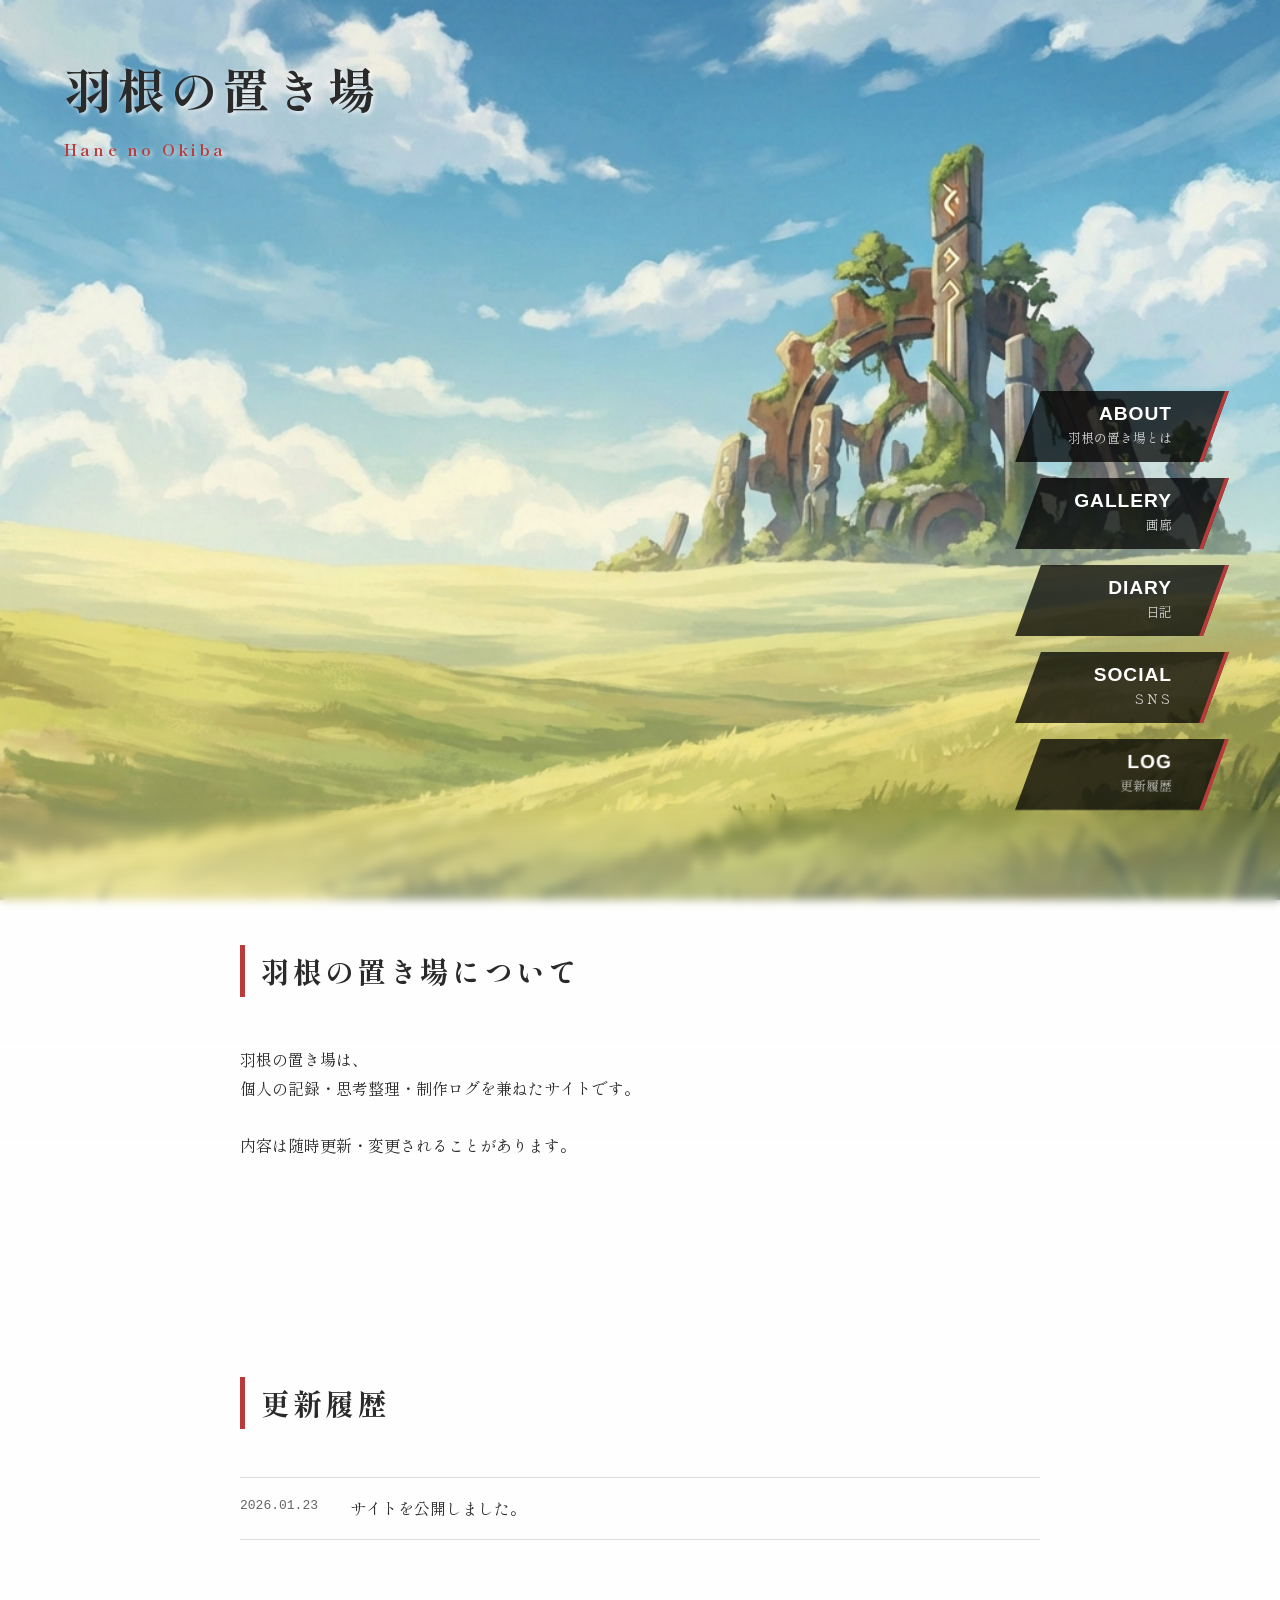
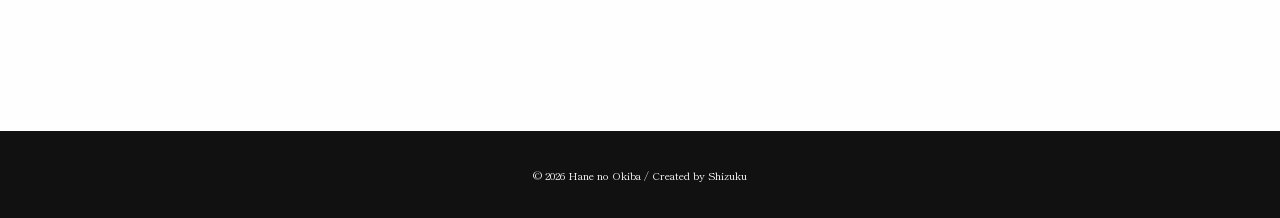
<file: index.html>
<!DOCTYPE html>
<html lang="ja">

<head>
    <meta charset="UTF-8">
    <meta name="viewport" content="width=device-width, initial-scale=1.0">
    <title>羽根の置き場 | Hane no Okiba</title>
    <meta name="description" content="羽根の置き場 - 趣味と考察の個人サイト">
    <link rel="stylesheet" href="css/style.css">
    <link rel="preconnect" href="https://fonts.googleapis.com">
    <link rel="preconnect" href="https://fonts.gstatic.com" crossorigin>
    <link href="https://fonts.googleapis.com/css2?family=Shippori+Mincho:wght@400;700&display=swap" rel="stylesheet">
</head>

<body>

    <div class="background-layer"></div>

    <header class="site-header">
        <h1 class="site-title">羽根の置き場</h1>
        <p class="site-subtitle">Hane no Okiba</p>
    </header>

    <main>
        <section id="hero" class="hero-section">
            <div class="hero-image-container">
                <img src="images/hero.png" alt="Hane no Okiba Hero Landscape" class="hero-image">
            </div>

            <nav class="slant-nav">
                <ul>
                    <li><a href="#about"><span class="nav-en">ABOUT</span><span class="nav-jp">羽根の置き場とは</span></a></li>
                    <li><a href="#gallery"><span class="nav-en">GALLERY</span><span class="nav-jp">画廊</span></a></li>
                    <li><a href="diary.html"><span class="nav-en">DIARY</span><span class="nav-jp">日記</span></a></li>
                    <li><a href="social.html"><span class="nav-en">SOCIAL</span><span class="nav-jp">ＳＮＳ</span></a></li>
                    <li><a href="#log"><span class="nav-en">LOG</span><span class="nav-jp">更新履歴</span></a></li>
                </ul>
            </nav>
        </section>

        <section id="about" class="content-section">
            <div class="container">
                <h2>羽根の置き場について</h2>
                <p>
                    羽根の置き場は、<br>
                    個人の記録・思考整理・制作ログを兼ねたサイトです。<br>
                    <br>
                    内容は随時更新・変更されることがあります。
                </p>
            </div>
        </section>



        <section id="log" class="content-section">
            <div class="container">
                <h2>更新履歴</h2>
                <ul class="log-list">
                    <li><span class="date">2026.01.23</span> <span class="text">サイトを公開しました。</span></li>
                </ul>
            </div>
        </section>
    </main>

    <footer class="site-footer">
        <small>&copy; 2026 Hane no Okiba / Created by Shizuku</small>
    </footer>

    <script src="js/main.js"></script>
</body>

</html>
</file>
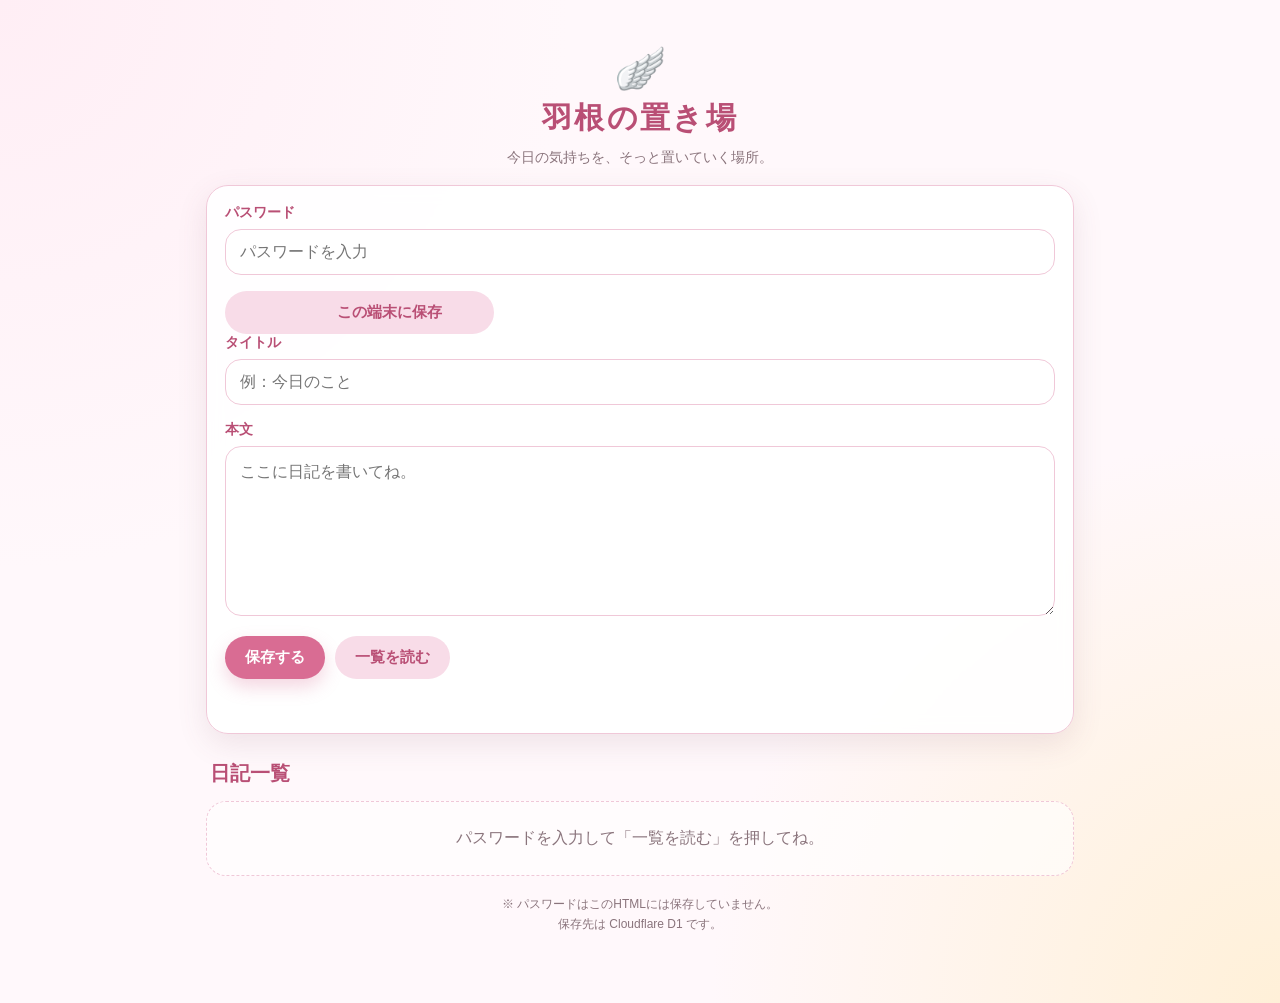
<file: diary.html>
<!DOCTYPE html>
<html lang="ja">
<head>
  <meta charset="UTF-8" />
  <meta name="viewport" content="width=device-width, initial-scale=1.0" />

  <title>羽根の置き場</title>

  <meta name="theme-color" content="#f8dce8" />
  <meta name="apple-mobile-web-app-capable" content="yes" />
  <meta name="apple-mobile-web-app-title" content="羽根の置き場" />
  <meta name="apple-mobile-web-app-status-bar-style" content="default" />

  <style>
    :root {
      --bg: #fff8fb;
      --card: #ffffff;
      --main: #d96c93;
      --main-dark: #b94f75;
      --soft: #f8dce8;
      --text: #4a3a40;
      --muted: #8a747c;
      --border: #f0c8d8;
      --shadow: rgba(120, 70, 90, 0.12);
    }

    * { box-sizing: border-box; }

    body {
      margin: 0;
      min-height: 100vh;
      font-family: -apple-system, BlinkMacSystemFont, "Hiragino Sans",
        "Hiragino Kaku Gothic ProN", "Yu Gothic", sans-serif;
      color: var(--text);
      background:
        radial-gradient(circle at top left, #ffeef5 0, transparent 35%),
        radial-gradient(circle at bottom right, #fff0d8 0, transparent 35%),
        var(--bg);
    }

    .page {
      width: min(900px, 100%);
      margin: 0 auto;
      padding: 24px 16px 56px;
    }

    header {
      text-align: center;
      padding: 24px 8px 18px;
    }

    .logo {
      font-size: 42px;
      line-height: 1;
      margin-bottom: 8px;
    }

    h1 {
      margin: 0;
      font-size: 30px;
      letter-spacing: 0.08em;
      color: var(--main-dark);
    }

    .subtitle {
      margin: 10px 0 0;
      color: var(--muted);
      font-size: 14px;
    }

    .card {
      background: rgba(255, 255, 255, 0.9);
      border: 1px solid var(--border);
      border-radius: 22px;
      box-shadow: 0 10px 30px var(--shadow);
      padding: 18px;
      backdrop-filter: blur(8px);
    }

    .form-card { margin-bottom: 22px; }

    label {
      display: block;
      margin: 0 0 7px;
      font-weight: 700;
      color: var(--main-dark);
      font-size: 14px;
    }

    input, textarea {
      width: 100%;
      border: 1px solid var(--border);
      border-radius: 16px;
      padding: 13px 14px;
      font-size: 16px;
      color: var(--text);
      background: #fff;
      outline: none;
    }

    input:focus, textarea:focus {
      border-color: var(--main);
      box-shadow: 0 0 0 4px rgba(217, 108, 147, 0.14);
    }

    textarea {
      min-height: 170px;
      resize: vertical;
      line-height: 1.7;
    }

    .field { margin-bottom: 16px; }

    .buttons {
      display: flex;
      gap: 10px;
      flex-wrap: wrap;
      align-items: center;
    }

    button {
      border: none;
      border-radius: 999px;
      padding: 12px 20px;
      font-size: 15px;
      font-weight: 700;
      cursor: pointer;
    }

    button:active { transform: scale(0.98); }

    .save-btn {
      background: var(--main);
      color: #fff;
      box-shadow: 0 8px 18px rgba(217, 108, 147, 0.28);
    }

    .reload-btn {
      background: var(--soft);
      color: var(--main-dark);
    }

    button:disabled {
      opacity: 0.55;
      cursor: not-allowed;
    }

    .status {
      min-height: 24px;
      margin-top: 12px;
      color: var(--muted);
      font-size: 14px;
    }

    .status.ok { color: #3f8a5a; }
    .status.error { color: #c04444; }

    .section-title {
      display: flex;
      align-items: center;
      justify-content: space-between;
      gap: 12px;
      margin: 26px 4px 14px;
    }

    .section-title h2 {
      margin: 0;
      color: var(--main-dark);
      font-size: 20px;
    }

    .count {
      color: var(--muted);
      font-size: 13px;
    }

    .entries {
      display: grid;
      gap: 14px;
    }

    .entry {
      background: rgba(255, 255, 255, 0.92);
      border: 1px solid var(--border);
      border-radius: 20px;
      padding: 16px;
      box-shadow: 0 8px 22px var(--shadow);
    }

    .entry-title {
      margin: 0 0 8px;
      font-size: 18px;
      color: var(--main-dark);
      line-height: 1.45;
      word-break: break-word;
    }

    .entry-date {
      color: var(--muted);
      font-size: 12px;
      margin-bottom: 12px;
    }

    .entry-body {
      margin: 0;
      white-space: pre-wrap;
      line-height: 1.8;
      word-break: break-word;
      font-size: 15px;
    }

    .empty {
      text-align: center;
      color: var(--muted);
      padding: 26px 10px;
      border: 1px dashed var(--border);
      border-radius: 20px;
      background: rgba(255, 255, 255, 0.6);
    }

    .small-note {
      margin-top: 18px;
      color: var(--muted);
      font-size: 12px;
      text-align: center;
      line-height: 1.7;
    }

    @media (max-width: 560px) {
      .page { padding: 18px 12px 44px; }
      h1 { font-size: 26px; }
      .card { padding: 15px; }
      button { width: 100%; }
      .buttons { gap: 8px; }
    }
  </style>
</head>

<body>
  <div class="page">
    <header>
      <div class="logo">🪽</div>
      <h1>羽根の置き場</h1>
      <p class="subtitle">今日の気持ちを、そっと置いていく場所。</p>
    </header>

    <main>
      <section class="card form-card">
        <div class="field">
          <label for="password">パスワード</label>
          <input
            id="password"
            name="password"
            type="password"
            placeholder="パスワードを入力"
            autocomplete="current-password"
          />
        </div>

        <button id="savePasswordBtn" class="reload-btn" type="button">
  　　　　この端末に保存
　　　　 </button>

        <div class="field">
          <label for="title">タイトル</label>
          <input
            id="title"
            type="text"
            maxlength="100"
            placeholder="例：今日のこと"
            autocomplete="off"
          />
        </div>

        <div class="field">
          <label for="body">本文</label>
          <textarea
            id="body"
            maxlength="5000"
            placeholder="ここに日記を書いてね。"
          ></textarea>
        </div>

        <div class="buttons">
          <button id="saveBtn" class="save-btn" type="button">保存する</button>
          <button id="reloadBtn" class="reload-btn" type="button">一覧を読む</button>
        </div>

        <div id="status" class="status"></div>
      </section>

      <div class="section-title">
        <h2>日記一覧</h2>
        <div id="count" class="count"></div>
      </div>

      <section id="entries" class="entries">
        <div class="empty">パスワードを入力して「一覧を読む」を押してね。</div>
      </section>

      <p class="small-note">
        ※ パスワードはこのHTMLには保存していません。<br />
        保存先は Cloudflare D1 です。
      </p>
    </main>
  </div>
<script>
  const API_BASE = "https://api.cetus.fun";

  const passwordInput = document.getElementById("password");
  const titleInput = document.getElementById("title");
  const bodyInput = document.getElementById("body");
  const saveBtn = document.getElementById("saveBtn");
  const reloadBtn = document.getElementById("reloadBtn");
  const savePasswordBtn = document.getElementById("savePasswordBtn");
  const statusEl = document.getElementById("status");
  const entriesEl = document.getElementById("entries");
  const countEl = document.getElementById("count");

  saveBtn.addEventListener("click", saveDiary);
  reloadBtn.addEventListener("click", loadDiary);
  
async function deleteDiary(id) {
  if (!checkPassword()) return;

  if (!confirm("この日記を削除しますか？")) {
    return;
  }

  showStatus("削除しています…", "");

  try {
    const response = await fetch(`${API_BASE}/api/diary`, {
      method: "DELETE",
      headers: {
        "Content-Type": "application/json",
        "X-App-Password": getPassword()
      },
      body: JSON.stringify({ id })
    });

    const data = await response.json();

    if (!response.ok) {
      throw new Error(data.error || "削除に失敗しました。");
    }

    showStatus("削除しました。", "ok");
    await loadDiary();
  } catch (error) {
    showStatus(`削除できませんでした：${error.message}`, "error");
  }
}
  document.addEventListener("DOMContentLoaded", () => {
    const savedPassword = localStorage.getItem("hane_password");

    if (savedPassword) {
      passwordInput.value = savedPassword;
      showStatus("保存済みパスワードを読み込みました。", "ok");
    }
  });

  savePasswordBtn.addEventListener("click", () => {
    const password = getPassword();

    if (!password) {
      showStatus("保存するパスワードを入力してね。", "error");
      passwordInput.focus();
      return;
    }

    localStorage.setItem("hane_password", password);
    showStatus("この端末にパスワードを保存しました。", "ok");
  });

  function getPassword() {
    return passwordInput.value.trim();
  }

  function checkPassword() {
    if (!getPassword()) {
      showStatus("パスワードを入力してね。", "error");
      passwordInput.focus();
      return false;
    }
    return true;
  }

  async function saveDiary() {
    if (!checkPassword()) return;

    const title = titleInput.value.trim();
    const body = bodyInput.value.trim();

    if (!title) {
      showStatus("タイトルを入力してね。", "error");
      titleInput.focus();
      return;
    }

    if (!body) {
      showStatus("本文を入力してね。", "error");
      bodyInput.focus();
      return;
    }

    saveBtn.disabled = true;
    reloadBtn.disabled = true;
    showStatus("保存しています…", "");

    try {
      const response = await fetch(`${API_BASE}/api/diary`, {
        method: "POST",
        headers: {
          "Content-Type": "application/json",
          "X-App-Password": getPassword()
        },
        body: JSON.stringify({ title, body })
      });

      const data = await response.json();

      if (!response.ok) {
        throw new Error(data.error || "保存に失敗しました。");
      }

      titleInput.value = "";
      bodyInput.value = "";

      showStatus("保存しました。", "ok");
      await loadDiary();
    } catch (error) {
      showStatus(`保存できませんでした：${error.message}`, "error");
    } finally {
      saveBtn.disabled = false;
      reloadBtn.disabled = false;
    }
  }

  async function loadDiary() {
    if (!checkPassword()) return;

    reloadBtn.disabled = true;
    showStatus("読み込んでいます…", "");

    try {
      const response = await fetch(`${API_BASE}/api/diary`, {
        headers: {
          "X-App-Password": getPassword()
        }
      });

      const data = await response.json();

      if (!response.ok) {
        throw new Error(data.error || "読み込みに失敗しました。");
      }

      renderEntries(data.entries || []);
      showStatus("読み込みました。", "ok");
    } catch (error) {
      entriesEl.innerHTML = "";
      const empty = document.createElement("div");
      empty.className = "empty";
      empty.textContent = `日記を読み込めませんでした：${error.message}`;
      entriesEl.appendChild(empty);
      countEl.textContent = "";
      showStatus(`読み込みできませんでした：${error.message}`, "error");
    } finally {
      reloadBtn.disabled = false;
    }
  }

  function renderEntries(entries) {
    entriesEl.innerHTML = "";
    countEl.textContent = `${entries.length}件`;

    if (entries.length === 0) {
      const empty = document.createElement("div");
      empty.className = "empty";
      empty.textContent = "まだ日記がありません。最初の一枚を書いてみよう。";
      entriesEl.appendChild(empty);
      return;
    }

    for (const entry of entries) {
      const article = document.createElement("article");
      article.className = "entry";

      const title = document.createElement("h3");
      title.className = "entry-title";
      title.textContent = entry.title;

      const date = document.createElement("div");
      date.className = "entry-date";
      date.textContent = formatDate(entry.created_at);

      const body = document.createElement("p");
      body.className = "entry-body";
      body.textContent = entry.body;

article.appendChild(title);
article.appendChild(date);
article.appendChild(body);

const deleteBtn = document.createElement("button");
deleteBtn.className = "reload-btn";
deleteBtn.type = "button";
deleteBtn.textContent = "削除";
deleteBtn.style.marginTop = "12px";
deleteBtn.addEventListener("click", () => deleteDiary(entry.id));

article.appendChild(deleteBtn);

entriesEl.appendChild(article);
    }
  }

  function formatDate(value) {
    if (!value) return "";

    const normalized = value.includes("T")
      ? value
      : value.replace(" ", "T") + "Z";

    const date = new Date(normalized);

    if (Number.isNaN(date.getTime())) {
      return value;
    }

    return new Intl.DateTimeFormat("ja-JP", {
      timeZone: "Asia/Tokyo",
      year: "numeric",
      month: "2-digit",
      day: "2-digit",
      hour: "2-digit",
      minute: "2-digit"
    }).format(date);
  }

  function showStatus(message, type) {
    statusEl.textContent = message;
    statusEl.className = "status";

    if (type) {
      statusEl.classList.add(type);
    }
  }
</script>
</body>
</html>
</file>
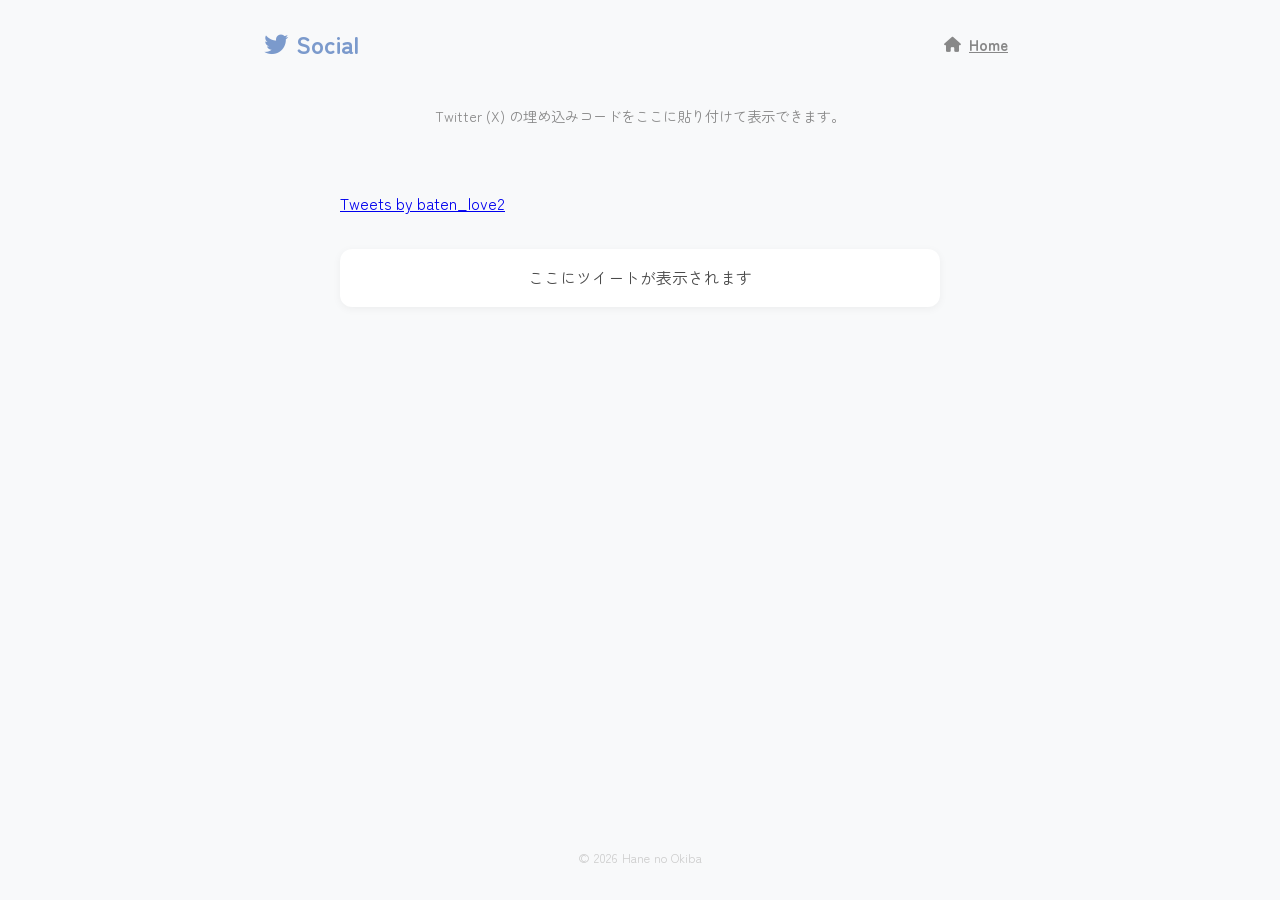
<file: social.html>
<!DOCTYPE html>
<html lang="ja">

<head>
    <meta charset="UTF-8">
    <meta name="viewport" content="width=device-width, initial-scale=1.0">
    <title>Social | Hane no Okiba</title>
    <!-- Google Fonts: Zen Maru Gothic -->
    <link rel="preconnect" href="https://fonts.googleapis.com">
    <link rel="preconnect" href="https://fonts.gstatic.com" crossorigin>
    <link href="https://fonts.googleapis.com/css2?family=Zen+Maru+Gothic:wght@400;500;700&display=swap"
        rel="stylesheet">

    <!-- FontAwesome -->
    <link rel="stylesheet" href="https://cdnjs.cloudflare.com/ajax/libs/font-awesome/6.4.0/css/all.min.css">

    <link rel="stylesheet" href="css/diary.css">
    <style>
        /* Specific styles for Social page */
        .social-container {
            max-width: 600px;
            margin: 0 auto;
            display: flex;
            flex-direction: column;
            gap: 2rem;
        }

        .social-item {
            background: white;
            padding: 1rem;
            border-radius: 12px;
            box-shadow: 0 2px 8px rgba(0, 0, 0, 0.05);
            display: flex;
            justify-content: center;
        }

        .social-note {
            text-align: center;
            color: #888;
            font-size: 0.9rem;
            margin-bottom: 2rem;
        }
    </style>
</head>

<body>
    <div class="app-container">
        <header class="main-header">
            <div class="logo">
                <i class="fa-brands fa-twitter"></i>
                <h1><a href="index.html" style="text-decoration:none; color:inherit;">Social</a></h1>
            </div>
            <a href="index.html" class="btn btn-text">
                <i class="fa-solid fa-house"></i> Home
            </a>
        </header>

        <main id="main-content">
            <div class="social-container">
                <p class="social-note">
                    Twitter (X) の埋め込みコードをここに貼り付けて表示できます。
                </p>

                <!-- Example Placeholder for Twitter Embed --><a class="twitter-timeline"
                    href="https://twitter.com/baten_love2?ref_src=twsrc%5Etfw">Tweets by baten_love2</a>
                <script async src="https://platform.twitter.com/widgets.js" charset="utf-8"></script>
                <!-- <div class="social-item">
                    (Paste Twitter Embed Code Here)
                </div> -->

                <div class="social-item">
                    <p>ここにツイートが表示されます</p>
                </div>
            </div>
        </main>

        <footer>
            <p>&copy; 2026 Hane no Okiba</p>
        </footer>
    </div>


</body>

</html>
</file>
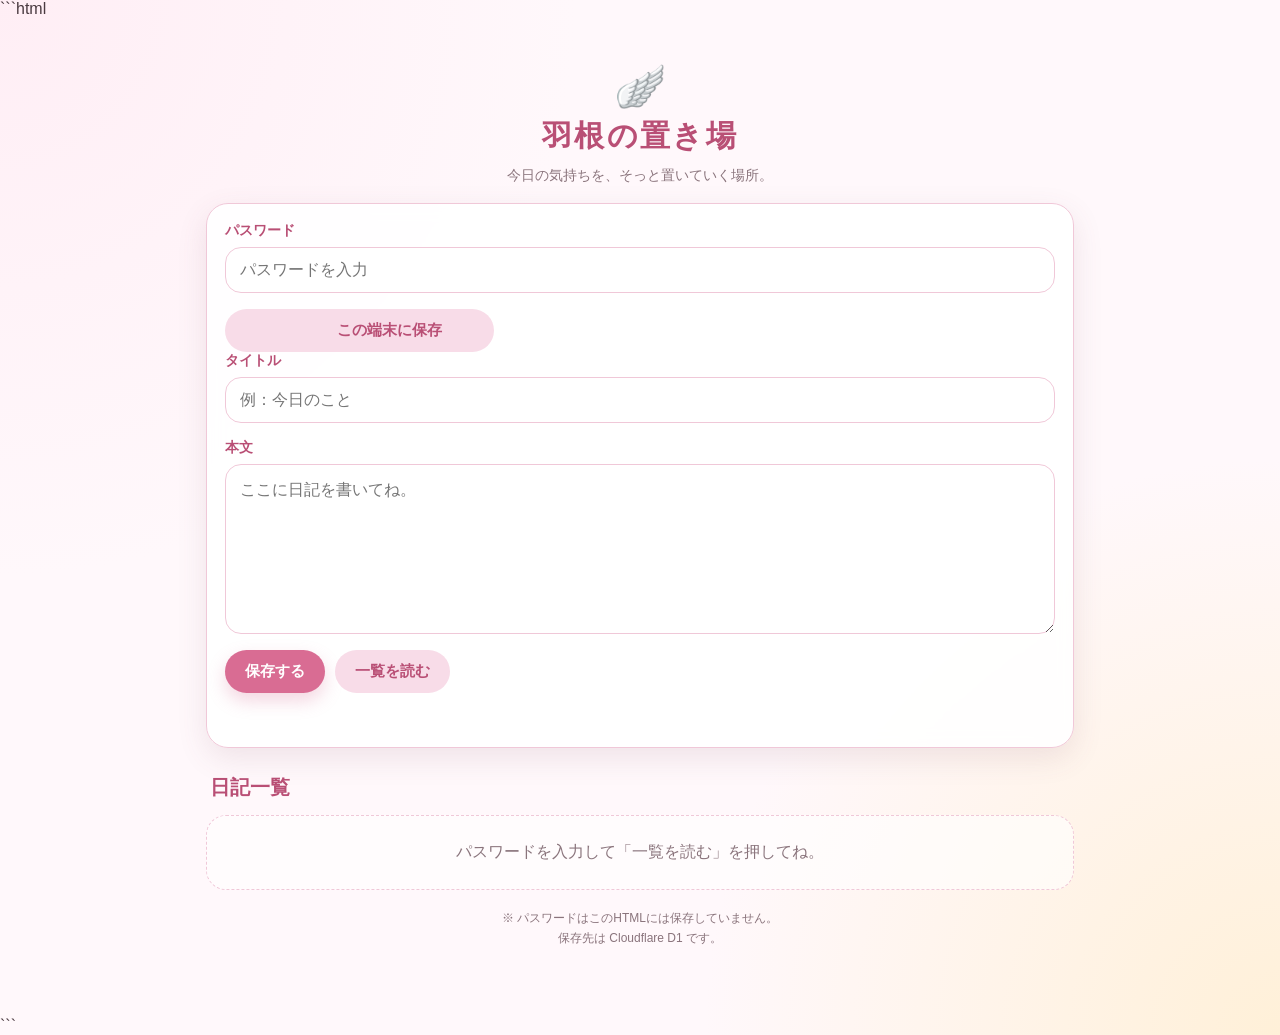
<file: hane/diary.html>
```html
<!DOCTYPE html>
<html lang="ja">
<head>
  <meta charset="UTF-8" />
  <meta name="viewport" content="width=device-width, initial-scale=1.0" />

  <title>羽根の置き場</title>

  <meta name="theme-color" content="#f8dce8" />
  <meta name="apple-mobile-web-app-capable" content="yes" />
  <meta name="apple-mobile-web-app-title" content="羽根の置き場" />
  <meta name="apple-mobile-web-app-status-bar-style" content="default" />

  <style>
    :root {
      --bg: #fff8fb;
      --card: #ffffff;
      --main: #d96c93;
      --main-dark: #b94f75;
      --soft: #f8dce8;
      --text: #4a3a40;
      --muted: #8a747c;
      --border: #f0c8d8;
      --shadow: rgba(120, 70, 90, 0.12);
    }

    * { box-sizing: border-box; }

    body {
      margin: 0;
      min-height: 100vh;
      font-family: -apple-system, BlinkMacSystemFont, "Hiragino Sans",
        "Hiragino Kaku Gothic ProN", "Yu Gothic", sans-serif;
      color: var(--text);
      background:
        radial-gradient(circle at top left, #ffeef5 0, transparent 35%),
        radial-gradient(circle at bottom right, #fff0d8 0, transparent 35%),
        var(--bg);
    }

    .page {
      width: min(900px, 100%);
      margin: 0 auto;
      padding: 24px 16px 56px;
    }

    header {
      text-align: center;
      padding: 24px 8px 18px;
    }

    .logo {
      font-size: 42px;
      line-height: 1;
      margin-bottom: 8px;
    }

    h1 {
      margin: 0;
      font-size: 30px;
      letter-spacing: 0.08em;
      color: var(--main-dark);
    }

    .subtitle {
      margin: 10px 0 0;
      color: var(--muted);
      font-size: 14px;
    }

    .card {
      background: rgba(255, 255, 255, 0.9);
      border: 1px solid var(--border);
      border-radius: 22px;
      box-shadow: 0 10px 30px var(--shadow);
      padding: 18px;
      backdrop-filter: blur(8px);
    }

    .form-card { margin-bottom: 22px; }

    label {
      display: block;
      margin: 0 0 7px;
      font-weight: 700;
      color: var(--main-dark);
      font-size: 14px;
    }

    input, textarea {
      width: 100%;
      border: 1px solid var(--border);
      border-radius: 16px;
      padding: 13px 14px;
      font-size: 16px;
      color: var(--text);
      background: #fff;
      outline: none;
    }

    input:focus, textarea:focus {
      border-color: var(--main);
      box-shadow: 0 0 0 4px rgba(217, 108, 147, 0.14);
    }

    textarea {
      min-height: 170px;
      resize: vertical;
      line-height: 1.7;
    }

    .field { margin-bottom: 16px; }

    .buttons {
      display: flex;
      gap: 10px;
      flex-wrap: wrap;
      align-items: center;
    }

    button {
      border: none;
      border-radius: 999px;
      padding: 12px 20px;
      font-size: 15px;
      font-weight: 700;
      cursor: pointer;
    }

    button:active { transform: scale(0.98); }

    .save-btn {
      background: var(--main);
      color: #fff;
      box-shadow: 0 8px 18px rgba(217, 108, 147, 0.28);
    }

    .reload-btn {
      background: var(--soft);
      color: var(--main-dark);
    }

    button:disabled {
      opacity: 0.55;
      cursor: not-allowed;
    }

    .status {
      min-height: 24px;
      margin-top: 12px;
      color: var(--muted);
      font-size: 14px;
    }

    .status.ok { color: #3f8a5a; }
    .status.error { color: #c04444; }

    .section-title {
      display: flex;
      align-items: center;
      justify-content: space-between;
      gap: 12px;
      margin: 26px 4px 14px;
    }

    .section-title h2 {
      margin: 0;
      color: var(--main-dark);
      font-size: 20px;
    }

    .count {
      color: var(--muted);
      font-size: 13px;
    }

    .entries {
      display: grid;
      gap: 14px;
    }

    .entry {
      background: rgba(255, 255, 255, 0.92);
      border: 1px solid var(--border);
      border-radius: 20px;
      padding: 16px;
      box-shadow: 0 8px 22px var(--shadow);
    }

    .entry-title {
      margin: 0 0 8px;
      font-size: 18px;
      color: var(--main-dark);
      line-height: 1.45;
      word-break: break-word;
    }

    .entry-date {
      color: var(--muted);
      font-size: 12px;
      margin-bottom: 12px;
    }

    .entry-body {
      margin: 0;
      white-space: pre-wrap;
      line-height: 1.8;
      word-break: break-word;
      font-size: 15px;
    }

    .empty {
      text-align: center;
      color: var(--muted);
      padding: 26px 10px;
      border: 1px dashed var(--border);
      border-radius: 20px;
      background: rgba(255, 255, 255, 0.6);
    }

    .small-note {
      margin-top: 18px;
      color: var(--muted);
      font-size: 12px;
      text-align: center;
      line-height: 1.7;
    }

    @media (max-width: 560px) {
      .page { padding: 18px 12px 44px; }
      h1 { font-size: 26px; }
      .card { padding: 15px; }
      button { width: 100%; }
      .buttons { gap: 8px; }
    }
  </style>
</head>

<body>
  <div class="page">
    <header>
      <div class="logo">🪽</div>
      <h1>羽根の置き場</h1>
      <p class="subtitle">今日の気持ちを、そっと置いていく場所。</p>
    </header>

    <main>
      <section class="card form-card">
        <div class="field">
          <label for="password">パスワード</label>
          <input
            id="password"
            name="password"
            type="password"
            placeholder="パスワードを入力"
            autocomplete="current-password"
          />
        </div>

        <button id="savePasswordBtn" class="reload-btn" type="button">
  　　　　この端末に保存
　　　　 </button>

        <div class="field">
          <label for="title">タイトル</label>
          <input
            id="title"
            type="text"
            maxlength="100"
            placeholder="例：今日のこと"
            autocomplete="off"
          />
        </div>

        <div class="field">
          <label for="body">本文</label>
          <textarea
            id="body"
            maxlength="5000"
            placeholder="ここに日記を書いてね。"
          ></textarea>
        </div>

        <div class="buttons">
          <button id="saveBtn" class="save-btn" type="button">保存する</button>
          <button id="reloadBtn" class="reload-btn" type="button">一覧を読む</button>
        </div>

        <div id="status" class="status"></div>
      </section>

      <div class="section-title">
        <h2>日記一覧</h2>
        <div id="count" class="count"></div>
      </div>

      <section id="entries" class="entries">
        <div class="empty">パスワードを入力して「一覧を読む」を押してね。</div>
      </section>

      <p class="small-note">
        ※ パスワードはこのHTMLには保存していません。<br />
        保存先は Cloudflare D1 です。
      </p>
    </main>
  </div>
<script>
  const API_BASE = "https://api.cetus.fun";

  const passwordInput = document.getElementById("password");
  const titleInput = document.getElementById("title");
  const bodyInput = document.getElementById("body");
  const saveBtn = document.getElementById("saveBtn");
  const reloadBtn = document.getElementById("reloadBtn");
  const savePasswordBtn = document.getElementById("savePasswordBtn");
  const statusEl = document.getElementById("status");
  const entriesEl = document.getElementById("entries");
  const countEl = document.getElementById("count");

  saveBtn.addEventListener("click", saveDiary);
  reloadBtn.addEventListener("click", loadDiary);

  document.addEventListener("DOMContentLoaded", () => {
    const savedPassword = localStorage.getItem("hane_password");

    if (savedPassword) {
      passwordInput.value = savedPassword;
      showStatus("保存済みパスワードを読み込みました。", "ok");
    }
  });

  savePasswordBtn.addEventListener("click", () => {
    const password = getPassword();

    if (!password) {
      showStatus("保存するパスワードを入力してね。", "error");
      passwordInput.focus();
      return;
    }

    localStorage.setItem("hane_password", password);
    showStatus("この端末にパスワードを保存しました。", "ok");
  });

  function getPassword() {
    return passwordInput.value.trim();
  }

  function checkPassword() {
    if (!getPassword()) {
      showStatus("パスワードを入力してね。", "error");
      passwordInput.focus();
      return false;
    }
    return true;
  }

  async function saveDiary() {
    if (!checkPassword()) return;

    const title = titleInput.value.trim();
    const body = bodyInput.value.trim();

    if (!title) {
      showStatus("タイトルを入力してね。", "error");
      titleInput.focus();
      return;
    }

    if (!body) {
      showStatus("本文を入力してね。", "error");
      bodyInput.focus();
      return;
    }

    saveBtn.disabled = true;
    reloadBtn.disabled = true;
    showStatus("保存しています…", "");

    try {
      const response = await fetch(`${API_BASE}/api/diary`, {
        method: "POST",
        headers: {
          "Content-Type": "application/json",
          "X-App-Password": getPassword()
        },
        body: JSON.stringify({ title, body })
      });

      const data = await response.json();

      if (!response.ok) {
        throw new Error(data.error || "保存に失敗しました。");
      }

      titleInput.value = "";
      bodyInput.value = "";

      showStatus("保存しました。", "ok");
      await loadDiary();
    } catch (error) {
      showStatus(`保存できませんでした：${error.message}`, "error");
    } finally {
      saveBtn.disabled = false;
      reloadBtn.disabled = false;
    }
  }

  async function loadDiary() {
    if (!checkPassword()) return;

    reloadBtn.disabled = true;
    showStatus("読み込んでいます…", "");

    try {
      const response = await fetch(`${API_BASE}/api/diary`, {
        headers: {
          "X-App-Password": getPassword()
        }
      });

      const data = await response.json();

      if (!response.ok) {
        throw new Error(data.error || "読み込みに失敗しました。");
      }

      renderEntries(data.entries || []);
      showStatus("読み込みました。", "ok");
    } catch (error) {
      entriesEl.innerHTML = "";
      const empty = document.createElement("div");
      empty.className = "empty";
      empty.textContent = `日記を読み込めませんでした：${error.message}`;
      entriesEl.appendChild(empty);
      countEl.textContent = "";
      showStatus(`読み込みできませんでした：${error.message}`, "error");
    } finally {
      reloadBtn.disabled = false;
    }
  }

  function renderEntries(entries) {
    entriesEl.innerHTML = "";
    countEl.textContent = `${entries.length}件`;

    if (entries.length === 0) {
      const empty = document.createElement("div");
      empty.className = "empty";
      empty.textContent = "まだ日記がありません。最初の一枚を書いてみよう。";
      entriesEl.appendChild(empty);
      return;
    }

    for (const entry of entries) {
      const article = document.createElement("article");
      article.className = "entry";

      const title = document.createElement("h3");
      title.className = "entry-title";
      title.textContent = entry.title;

      const date = document.createElement("div");
      date.className = "entry-date";
      date.textContent = formatDate(entry.created_at);

      const body = document.createElement("p");
      body.className = "entry-body";
      body.textContent = entry.body;

      article.appendChild(title);
      article.appendChild(date);
      article.appendChild(body);

      entriesEl.appendChild(article);
    }
  }

  function formatDate(value) {
    if (!value) return "";

    const normalized = value.includes("T")
      ? value
      : value.replace(" ", "T") + "Z";

    const date = new Date(normalized);

    if (Number.isNaN(date.getTime())) {
      return value;
    }

    return new Intl.DateTimeFormat("ja-JP", {
      timeZone: "Asia/Tokyo",
      year: "numeric",
      month: "2-digit",
      day: "2-digit",
      hour: "2-digit",
      minute: "2-digit"
    }).format(date);
  }

  function showStatus(message, type) {
    statusEl.textContent = message;
    statusEl.className = "status";

    if (type) {
      statusEl.classList.add(type);
    }
  }
</script>
</body>
</html>
```
</file>
<file: css/style.css>
/* Base Reset & Variables */
:root {
    --font-main: 'Shippori Mincho', 'Yu Mincho', serif;
    --color-bg: #fdfdfd;
    --color-text: #2a2a2a;
    --color-accent: #b93a3a;
    /* Muted Red */
    --color-nav-bg: rgba(0, 0, 0, 0.75);
    --color-nav-text: #fff;
    --hero-overlay: rgba(0, 0, 0, 0.1);
}

* {
    box-sizing: border-box;
    margin: 0;
    padding: 0;
}

body {
    font-family: var(--font-main);
    background-color: transparent;
    /* Changed to show fixed background */
    color: var(--color-text);
    line-height: 1.8;
    overflow-x: hidden;
    opacity: 0;
    /* JS Fade-in */
    transition: opacity 1.5s ease-out;
}

body.loaded {
    opacity: 1;
}

a {
    text-decoration: none;
    color: inherit;
    transition: color 0.3s;
}

/* Background Texture */
.background-layer {
    position: fixed;
    top: 0;
    left: 0;
    width: 100vw;
    height: 100vh;
    background-image: url("data:image/svg+xml,%3Csvg viewBox='0 0 200 200' xmlns='http://www.w3.org/2000/svg'%3E%3Cfilter id='noiseFilter'%3E%3CfeTurbulence type='fractalNoise' baseFrequency='0.65' numOctaves='3' stitchTiles='stitch'/%3E%3C/filter%3E%3Crect width='100%25' height='100%25' filter='url(%23noiseFilter)' opacity='0.05'/%3E%3C/svg%3E");
    pointer-events: none;
    z-index: -1;
}

/* Header (Title Overlay) */
.site-header {
    position: absolute;
    top: 5vh;
    left: 5vw;
    z-index: 10;
    text-shadow: 2px 2px 4px rgba(255, 255, 255, 0.8);
}

.site-title {
    font-size: 3rem;
    font-weight: 700;
    letter-spacing: 0.1em;
    margin-bottom: 0.2rem;
}

.site-subtitle {
    font-size: 1rem;
    letter-spacing: 0.2em;
    color: var(--color-accent);
    font-weight: bold;
}

/* Hero Section */
.hero-section {
    position: relative;
    width: 100%;
    height: 100vh;
    overflow: hidden;
    /* Keep nav inside */
    display: flex;
    align-items: center;
    justify-content: center;
    /* Spacer for the fixed background */
    background: transparent;
}

.hero-image-container {
    position: fixed;
    /* Fixed background */
    top: 0;
    left: 0;
    width: 100%;
    height: 100%;
    z-index: -2;
    /* Behind everything */
}

.hero-image {
    width: 100%;
    height: 100%;
    object-fit: cover;
    object-position: center;
}

/* Slanted Navigation */
.slant-nav {
    position: absolute;
    bottom: 10%;
    right: 5%;
    z-index: 20;
    display: flex;
    flex-direction: column;
    align-items: flex-end;
}

.slant-nav ul {
    list-style: none;
    display: flex;
    flex-direction: column;
    gap: 1rem;
}

.slant-nav li {
    position: relative;
    transform: skewX(-20deg);
    /* The Slant */
    background: var(--color-nav-bg);
    padding: 0.8rem 2.5rem;
    color: var(--color-nav-text);
    text-align: right;
    border-right: 4px solid var(--color-accent);
    transition: transform 0.3s ease, background 0.3s ease, padding-right 0.3s ease;
    cursor: pointer;
}

.slant-nav li:hover {
    background: var(--color-accent);
    padding-right: 3.5rem;
}

.slant-nav a {
    display: block;
    transform: skewX(20deg);
    /* Un-slant text */
    text-align: right;
}

.nav-en {
    display: block;
    font-family: sans-serif;
    font-weight: bold;
    font-size: 1.2rem;
    letter-spacing: 0.05em;
    line-height: 1;
}

.nav-jp {
    display: block;
    font-size: 0.8rem;
    opacity: 0.8;
    margin-top: 0.2rem;
}

/* Content Sections */
.content-section {
    padding: 6rem 10%;
    min-height: 50vh;
    border-bottom: 1px solid rgba(255, 255, 255, 0.1);
    position: relative;
    z-index: 1;
    /* Glassmorphism gradient for smooth transition */
    background: linear-gradient(to bottom,
            rgba(253, 253, 253, 0) 0%,
            rgba(253, 253, 253, 0.3) 20%,
            rgba(253, 253, 253, 0.5) 100%);
    backdrop-filter: blur(5px);
    -webkit-backdrop-filter: blur(5px);
    margin-top: -10vh;
    /* Overlap slightly with hero */
    padding-top: 15vh;
}

/* Reset margin top for following sections */
.content-section+.content-section {
    margin-top: 0;
    padding-top: 6rem;
    background: rgba(253, 253, 253, 0.5);
    backdrop-filter: blur(5px);
    -webkit-backdrop-filter: blur(5px);
}

.container {
    max-width: 800px;
    margin: 0 auto;
}

h2 {
    font-size: 1.8rem;
    margin-bottom: 3rem;
    border-left: 5px solid var(--color-accent);
    padding-left: 1rem;
    letter-spacing: 0.1em;
}

article {
    margin-bottom: 3rem;
}

h3 {
    font-size: 1.3rem;
    margin-bottom: 1rem;
    font-weight: bold;
}

p {
    margin-bottom: 1.5rem;
    text-align: justify;
}

.log-list {
    list-style: none;
    border-top: 1px solid #ddd;
}

.log-list li {
    padding: 1rem 0;
    border-bottom: 1px solid #ddd;
    display: flex;
    gap: 2rem;
}

.date {
    font-family: monospace;
    color: #666;
}

/* Footer */
.site-footer {
    padding: 2rem;
    text-align: center;
    background: #111;
    color: #fff;
    font-size: 0.8rem;
}

/* Responsive */
@media (max-width: 768px) {
    .site-title {
        font-size: 2rem;
    }

    .slant-nav {
        right: 0;
        bottom: 5%;
    }

    .slant-nav li {
        padding: 0.8rem 1.5rem;
    }

    .content-section {
        padding: 4rem 5%;
    }
}
</file>
<file: css/diary.css>
/* 
 * Shizuku's Diary - Styles
 * Theme: Soft, Clean, Premium
 */

:root {
    --bg-color: #f8f9fa;
    --paper-color: #ffffff;
    --primary-color: #7b9acc;
    /* Soft Blue */
    --primary-hover: #5d82be;
    --text-main: #4a4a4a;
    --text-light: #888888;
    --border-color: #e0e0e0;
    --shadow-sm: 0 2px 8px rgba(0, 0, 0, 0.05);
    --shadow-md: 0 4px 16px rgba(0, 0, 0, 0.08);
    --radius-md: 12px;
    --radius-lg: 20px;
    --font-main: 'Zen Maru Gothic', sans-serif;
}

* {
    box-sizing: border-box;
    margin: 0;
    padding: 0;
}

body {
    font-family: var(--font-main);
    background-color: var(--bg-color);
    color: var(--text-main);
    line-height: 1.6;
    height: 100vh;
    display: flex;
    flex-direction: column;
}

/* Layout */
.app-container {
    max-width: 800px;
    width: 100%;
    margin: 0 auto;
    background-color: transparent;
    min-height: 100vh;
    display: flex;
    flex-direction: column;
}

/* Header */
.main-header {
    display: flex;
    justify-content: space-between;
    align-items: center;
    padding: 1.5rem 1.5rem;
    background-color: var(--bg-color);
    /* Sticky header blends in */
    position: sticky;
    top: 0;
    z-index: 10;
}

.logo {
    display: flex;
    align-items: center;
    gap: 0.5rem;
    color: var(--primary-color);
}

.logo h1 {
    font-size: 1.5rem;
    font-weight: 700;
}

.logo i {
    font-size: 1.5rem;
}

/* Buttons */
.btn {
    font-family: var(--font-main);
    padding: 0.6rem 1.2rem;
    border: none;
    border-radius: 50px;
    cursor: pointer;
    font-size: 0.95rem;
    font-weight: 700;
    transition: all 0.2s ease;
    display: inline-flex;
    align-items: center;
    gap: 0.5rem;
}

.btn-primary {
    background-color: var(--primary-color);
    color: white;
    box-shadow: 0 4px 10px rgba(123, 154, 204, 0.3);
}

.btn-primary:hover {
    background-color: var(--primary-hover);
    transform: translateY(-1px);
    box-shadow: 0 6px 14px rgba(123, 154, 204, 0.4);
}

.btn-text {
    background: transparent;
    color: var(--text-light);
    padding: 0.5rem;
}

.btn-text:hover {
    color: var(--text-main);
    background-color: rgba(0, 0, 0, 0.05);
}

.btn-submit {
    background-color: var(--primary-color);
    color: white;
    width: 100%;
    justify-content: center;
    padding: 0.8rem;
    font-size: 1rem;
}

.btn-submit:hover {
    background-color: var(--primary-hover);
}

/* Main Content Area */
#main-content {
    flex: 1;
    padding: 1rem 1.5rem;
    position: relative;
    overflow-x: hidden;
}

/* Views */
.view {
    /* Simple transition setup */
    opacity: 1;
    transition: opacity 0.3s ease;
}

.view.hidden {
    display: none;
    opacity: 0;
}

/* List View */
.entries-grid {
    display: flex;
    flex-direction: column;
    gap: 1rem;
}

.empty-state {
    text-align: center;
    padding: 4rem 1rem;
    color: var(--text-light);
}

.empty-state i {
    font-size: 3rem;
    margin-bottom: 1rem;
    color: #d0d0d0;
}

/* Entry Card */
.entry-card {
    background-color: var(--paper-color);
    padding: 1.5rem;
    border-radius: var(--radius-md);
    box-shadow: var(--shadow-sm);
    transition: transform 0.2s ease, box-shadow 0.2s ease;
    border: 1px solid white;
    cursor: default;
    /* Currently just viewing */
    position: relative;
}

.entry-card:hover {
    transform: translateY(-2px);
    box-shadow: var(--shadow-md);
}

.entry-header {
    display: flex;
    justify-content: space-between;
    align-items: baseline;
    margin-bottom: 0.5rem;
}

.entry-date {
    font-size: 0.85rem;
    color: var(--text-light);
    font-weight: 500;
}

.entry-delete {
    background: none;
    border: none;
    color: #e0e0e0;
    cursor: pointer;
    font-size: 0.9rem;
    padding: 0.2rem;
    transition: color 0.2s;
}

.entry-delete:hover {
    color: #ff6b6b;
}

.entry-title {
    font-size: 1.25rem;
    margin-bottom: 0.8rem;
    color: var(--text-main);
}

.entry-body {
    font-size: 1rem;
    color: #666;
    white-space: pre-wrap;
    /* Keeps line breaks */
    line-height: 1.8;
}

/* Editor View */
.editor-container {
    background-color: var(--paper-color);
    padding: 2rem;
    border-radius: var(--radius-lg);
    box-shadow: var(--shadow-md);
    animation: slideUp 0.3s ease-out;
}

@keyframes slideUp {
    from {
        transform: translateY(20px);
        opacity: 0;
    }

    to {
        transform: translateY(0);
        opacity: 1;
    }
}

.editor-toolbar {
    display: flex;
    align-items: center;
    gap: 1rem;
    margin-bottom: 2rem;
    border-bottom: 1px solid var(--border-color);
    padding-bottom: 1rem;
}

.editor-toolbar h2 {
    font-size: 1.2rem;
    color: var(--text-main);
}

.form-group {
    margin-bottom: 1.5rem;
    display: flex;
    flex-direction: column;
}

.form-group label {
    font-size: 0.9rem;
    color: var(--text-light);
    margin-bottom: 0.5rem;
    font-weight: 700;
}

.form-group input,
.form-group textarea {
    font-family: var(--font-main);
    padding: 0.8rem;
    border: 2px solid var(--bg-color);
    border-radius: var(--radius-md);
    font-size: 1rem;
    background-color: var(--bg-color);
    transition: border-color 0.2s;
    outline: none;
}

.form-group input:focus,
.form-group textarea:focus {
    border-color: var(--primary-color);
    background-color: white;
}

.form-group textarea {
    min-height: 200px;
    resize: vertical;
}

/* Footer */
footer {
    text-align: center;
    padding: 2rem;
    color: #ccc;
    font-size: 0.8rem;
}

/* Toast Notification */
.toast {
    position: fixed;
    bottom: 2rem;
    left: 50%;
    transform: translateX(-50%);
    background-color: rgba(50, 50, 50, 0.9);
    color: white;
    padding: 0.8rem 2rem;
    border-radius: 50px;
    box-shadow: 0 4px 12px rgba(0, 0, 0, 0.2);
    font-size: 0.9rem;
    z-index: 100;
    transition: opacity 0.3s, transform 0.3s;
}

.toast.hidden {
    opacity: 0;
    transform: translateX(-50%) translateY(20px);
    pointer-events: none;
}

/* Data Management */
.data-management {
    margin-top: 2rem;
    padding-top: 1rem;
    border-top: 1px dashed var(--border-color);
    color: var(--text-light);
    font-size: 0.9rem;
}

.data-management summary {
    cursor: pointer;
    font-weight: bold;
    margin-bottom: 0.5rem;
    list-style: none;
    /* Hide default triangle in some browsers */
}

.data-management summary::-webkit-details-marker {
    display: none;
}

.data-controls {
    background: rgba(255, 255, 255, 0.5);
    padding: 1rem;
    border-radius: var(--radius-md);
    margin-top: 0.5rem;
}

.data-desc {
    margin-bottom: 1rem;
    font-size: 0.85rem;
}

.data-buttons {
    display: flex;
    gap: 1rem;
    flex-wrap: wrap;
}

.btn-outline {
    background: transparent;
    border: 1px solid var(--primary-color);
    color: var(--primary-color);
    font-size: 0.85rem;
    padding: 0.5rem 1rem;
}

.btn-outline:hover {
    background: var(--primary-color);
    color: white;
}
</file>
